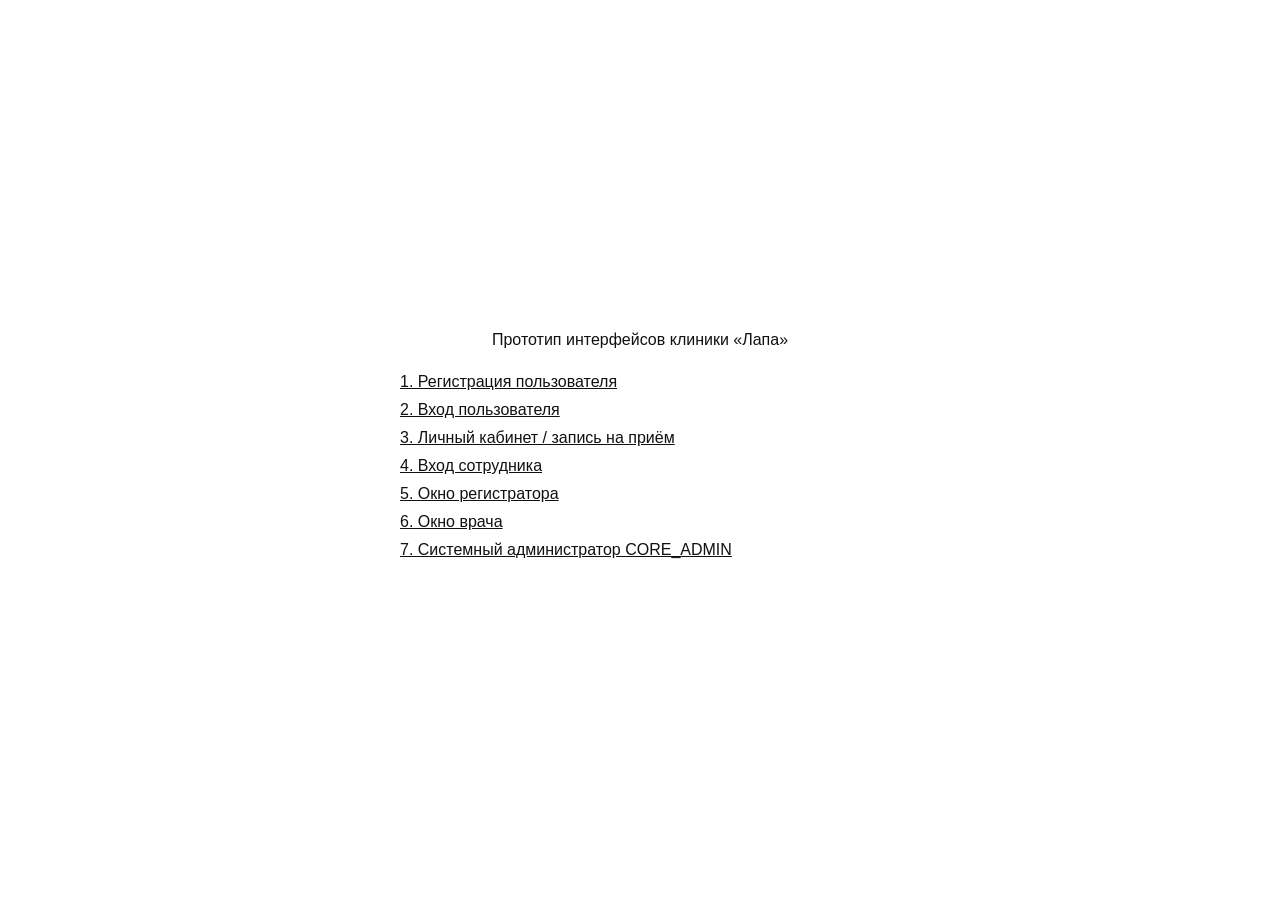
<file: src/index.html>
<!DOCTYPE html>
<html lang="ru">
<head>
  <meta charset="UTF-8">
  <title>Прототип ИС ветеринарной клиники</title>
  <link rel="stylesheet" href="style.css">
</head>
<body>
  <div class="center-page">
    <div class="auth" style="width:480px;text-align:left;">
      <h1 style="text-align:center;margin-bottom:24px;">Прототип интерфейсов клиники «Лапа»</h1>
      <p style="margin:10px 0;"><a href="register.html">1. Регистрация пользователя</a></p>
      <p style="margin:10px 0;"><a href="login-client.html">2. Вход пользователя</a></p>
      <p style="margin:10px 0;"><a href="cabinet.html">3. Личный кабинет / запись на приём</a></p>
      <p style="margin:10px 0;"><a href="login-staff.html">4. Вход сотрудника</a></p>
      <p style="margin:10px 0;"><a href="registrar.html">5. Окно регистратора</a></p>
      <p style="margin:10px 0;"><a href="doctor.html">6. Окно врача</a></p>
      <p style="margin:10px 0;"><a href="admin.html">7. Системный администратор CORE_ADMIN</a></p>
    </div>
  </div>
</body>
</html>
</file>
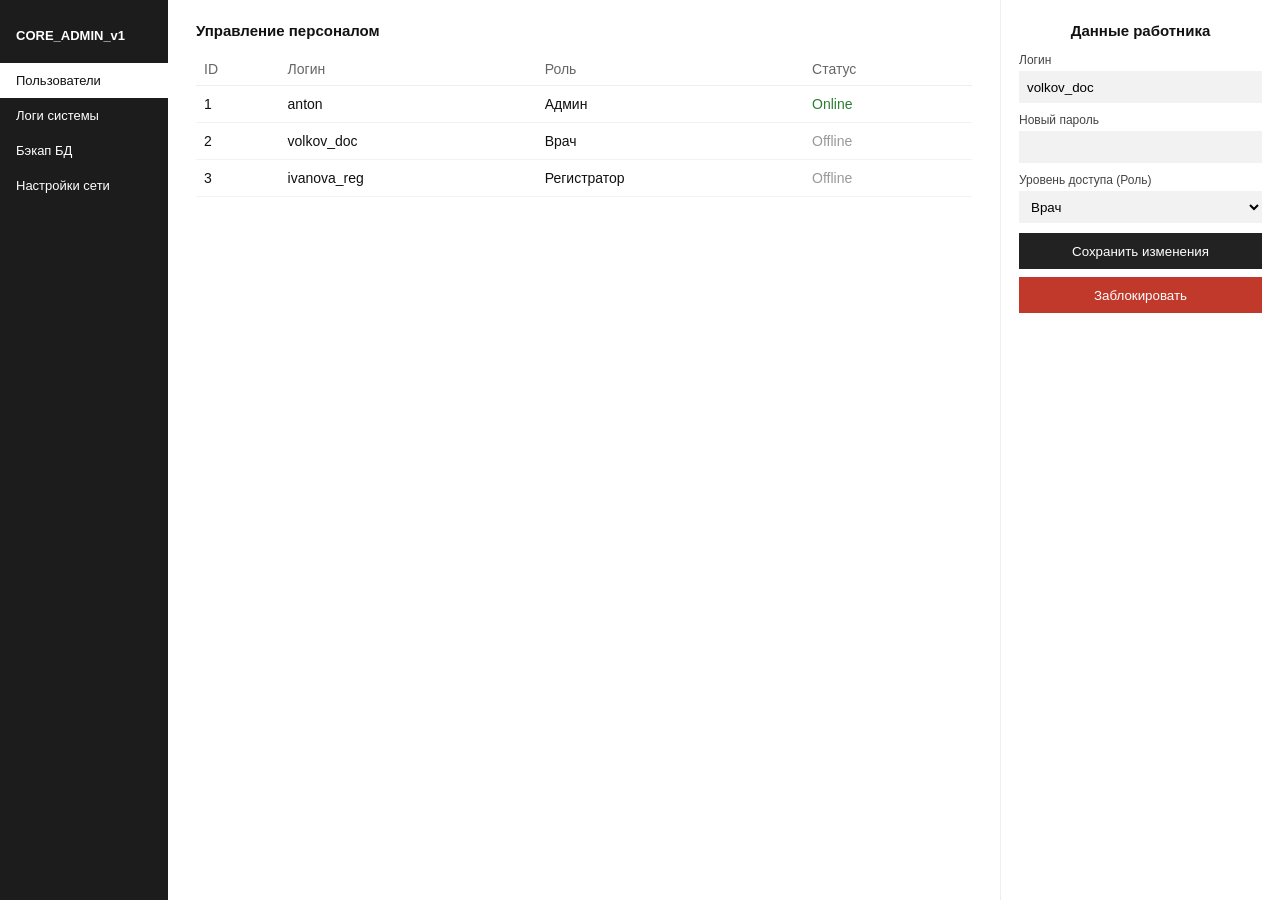
<file: src/admin.html>
<!DOCTYPE html>
<html lang="ru">
<head>
  <meta charset="UTF-8">
  <title>CORE_ADMIN_v1</title>
  <link rel="stylesheet" href="style.css">
</head>
<body>
  <div class="layout">
    <aside class="side">
      <div class="who">CORE_ADMIN_v1</div>
      <a class="active" href="admin.html">Пользователи</a>
      <a href="#">Логи системы</a>
      <a href="#">Бэкап БД</a>
      <a href="#">Настройки сети</a>
    </aside>
    <main class="main">
      <h2>Управление персоналом</h2>
      <table>
        <tr><th>ID</th><th>Логин</th><th>Роль</th><th>Статус</th></tr>
        <tr>
          <td>1</td><td>anton</td><td>Админ</td><td class="online">Online</td>
        </tr>
        <tr>
          <td>2</td><td>volkov_doc</td><td>Врач</td><td class="offline">Offline</td>
        </tr>
        <tr>
          <td>3</td><td>ivanova_reg</td><td>Регистратор</td><td class="offline">Offline</td>
        </tr>
      </table>
    </main>
    <aside class="right">
      <h2 style="text-align:center;">Данные работника</h2>
      <div class="form">
        <label>Логин</label>
        <input value="volkov_doc">
        <label>Новый пароль</label>
        <input type="password">
        <label>Уровень доступа (Роль)</label>
        <select>
          <option>Врач</option>
          <option>Админ</option>
          <option>Регистратор</option>
        </select>
        <button class="btn-dark">Сохранить изменения</button>
        <button class="btn-red">Заблокировать</button>
      </div>
    </aside>
  </div>
</body>
</html>
</file>
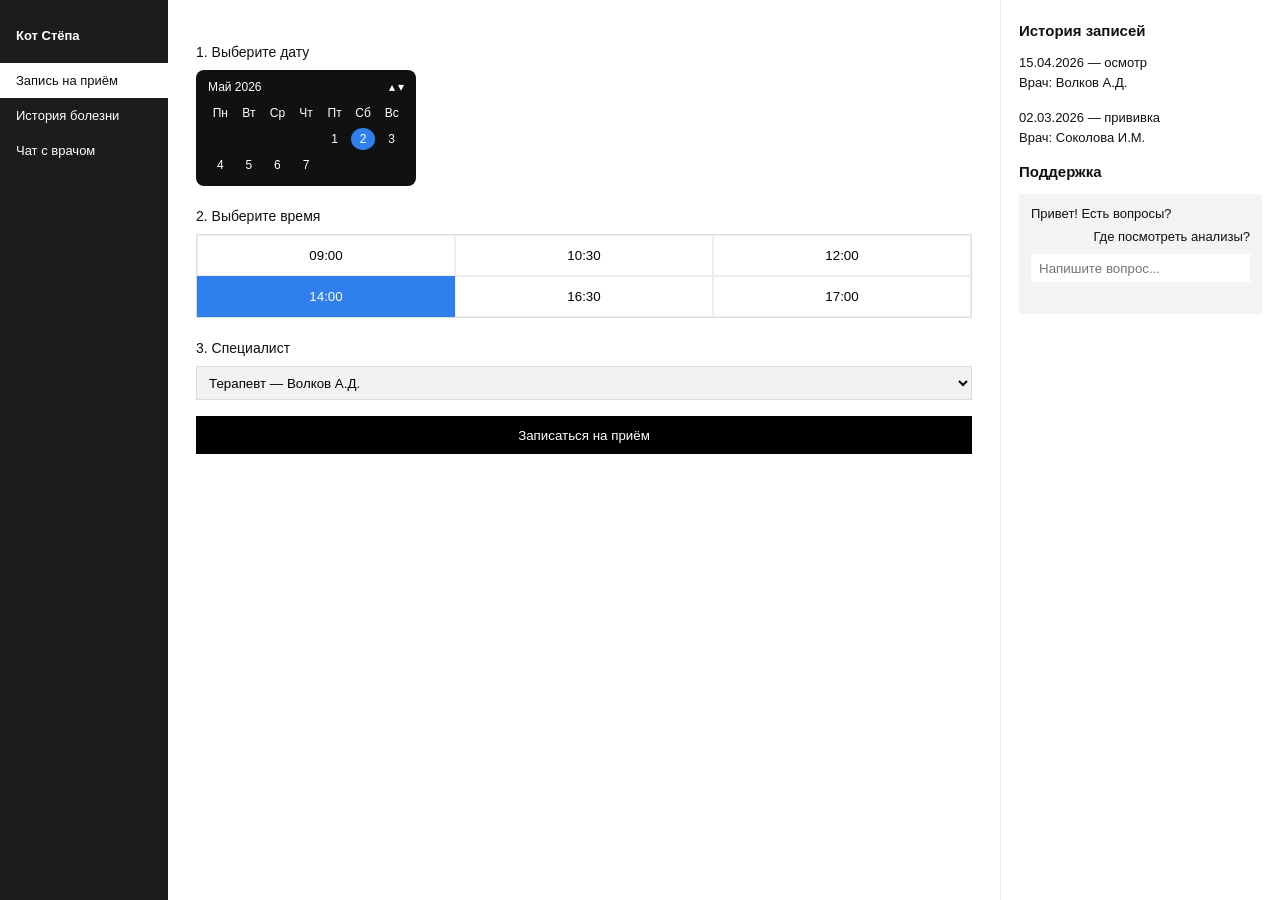
<file: src/cabinet.html>
<!DOCTYPE html>
<html lang="ru">
<head>
  <meta charset="UTF-8">
  <title>Личный кабинет — запись на приём</title>
  <link rel="stylesheet" href="style.css">
</head>
<body>
  <div class="layout">
    <aside class="side">
      <div class="who">Кот Стёпа</div>
      <a class="active" href="cabinet.html">Запись на приём</a>
      <a href="#">История болезни</a>
      <a href="#">Чат с врачом</a>
    </aside>
    <main class="main">
      <p class="step">1. Выберите дату</p>
      <div class="cal">
        <div class="cal-head"><span>Май 2026</span><span>▴ ▾</span></div>
        <div class="cal-grid">
          <span>Пн</span><span>Вт</span><span>Ср</span><span>Чт</span><span>Пт</span><span>Сб</span><span>Вс</span>
          <span></span><span></span><span></span><span></span><span>1</span><span class="on">2</span><span>3</span>
          <span>4</span><span>5</span><span>6</span><span>7</span><span></span><span></span><span></span>
        </div>
      </div>
      <p class="step">2. Выберите время</p>
      <div class="times">
        <button>09:00</button><button>10:30</button><button>12:00</button>
        <button class="sel">14:00</button><button>16:30</button><button>17:00</button>
      </div>
      <p class="step">3. Специалист</p>
      <select class="wide">
        <option>Терапевт — Волков А.Д.</option>
        <option>Хирург — Иванова А.С.</option>
      </select>
      <button class="btn-full-black">Записаться на приём</button>
    </main>
    <aside class="right">
      <h2>История записей</h2>
      <div class="hist">15.04.2026 — осмотр<br>Врач: Волков А.Д.</div>
      <div class="hist">02.03.2026 — прививка<br>Врач: Соколова И.М.</div>
      <h2>Поддержка</h2>
      <div class="chat">
        <div>Привет! Есть вопросы?</div>
        <div style="text-align:right;margin-top:8px;">Где посмотреть анализы?</div>
        <input placeholder="Напишите вопрос...">
      </div>
    </aside>
  </div>
</body>
</html>
</file>
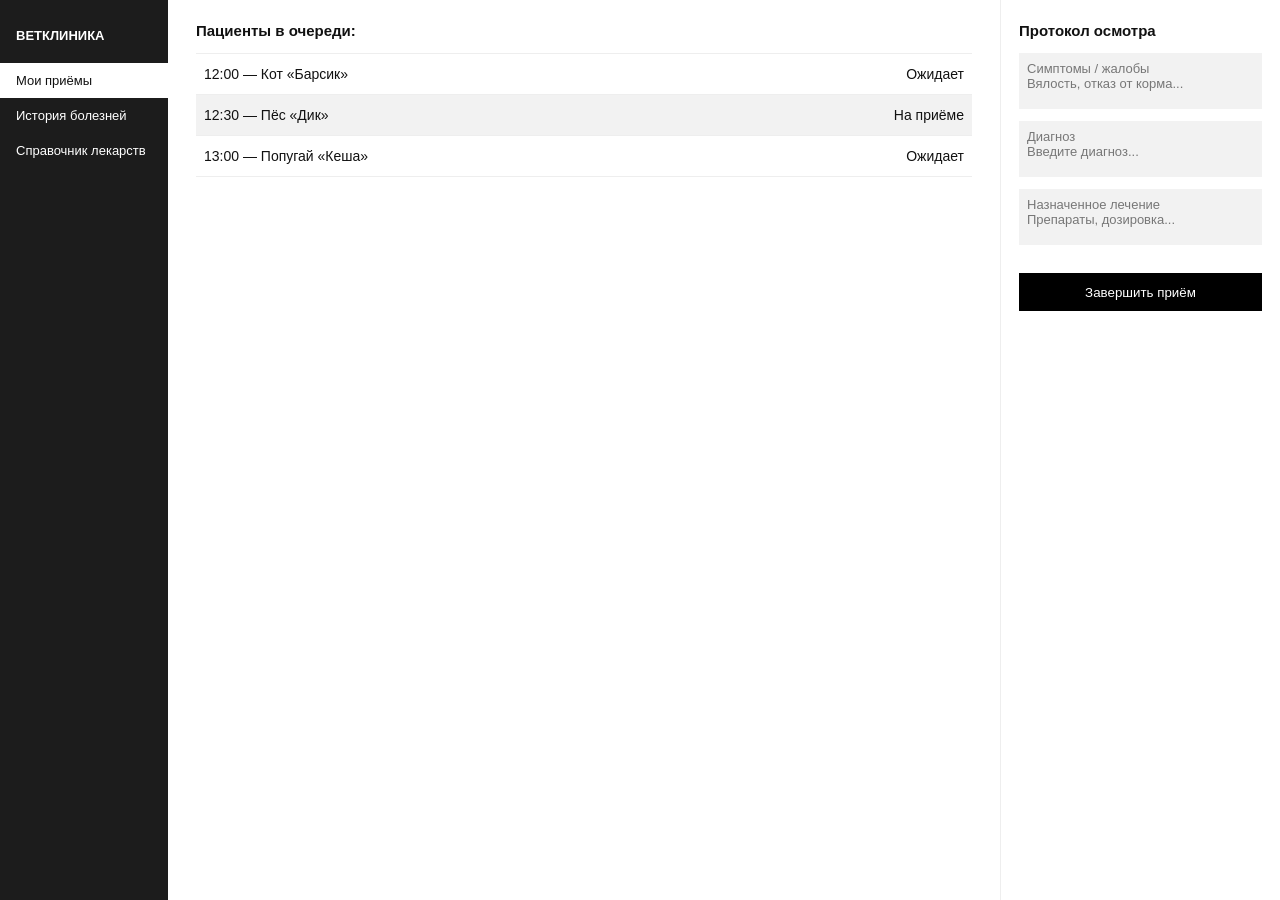
<file: src/doctor.html>
<!DOCTYPE html>
<html lang="ru">
<head>
  <meta charset="UTF-8">
  <title>АРМ врача</title>
  <link rel="stylesheet" href="style.css">
</head>
<body>
  <div class="layout">
    <aside class="side">
      <div class="who">ВЕТКЛИНИКА</div>
      <a class="active" href="doctor.html">Мои приёмы</a>
      <a href="#">История болезней</a>
      <a href="#">Справочник лекарств</a>
    </aside>
    <main class="main">
      <h2>Пациенты в очереди:</h2>
      <div class="queue">
        <div class="q-row"><span>12:00 — Кот «Барсик»</span><span>Ожидает</span></div>
        <div class="q-row now"><span>12:30 — Пёс «Дик»</span><span>На приёме</span></div>
        <div class="q-row"><span>13:00 — Попугай «Кеша»</span><span>Ожидает</span></div>
      </div>
    </main>
    <aside class="right">
      <h2>Протокол осмотра</h2>
      <div class="box">Симптомы / жалобы<br>Вялость, отказ от корма...</div>
      <div class="box">Диагноз<br>Введите диагноз...</div>
      <div class="box">Назначенное лечение<br>Препараты, дозировка...</div>
      <button class="btn-full-black">Завершить приём</button>
    </aside>
  </div>
</body>
</html>
</file>
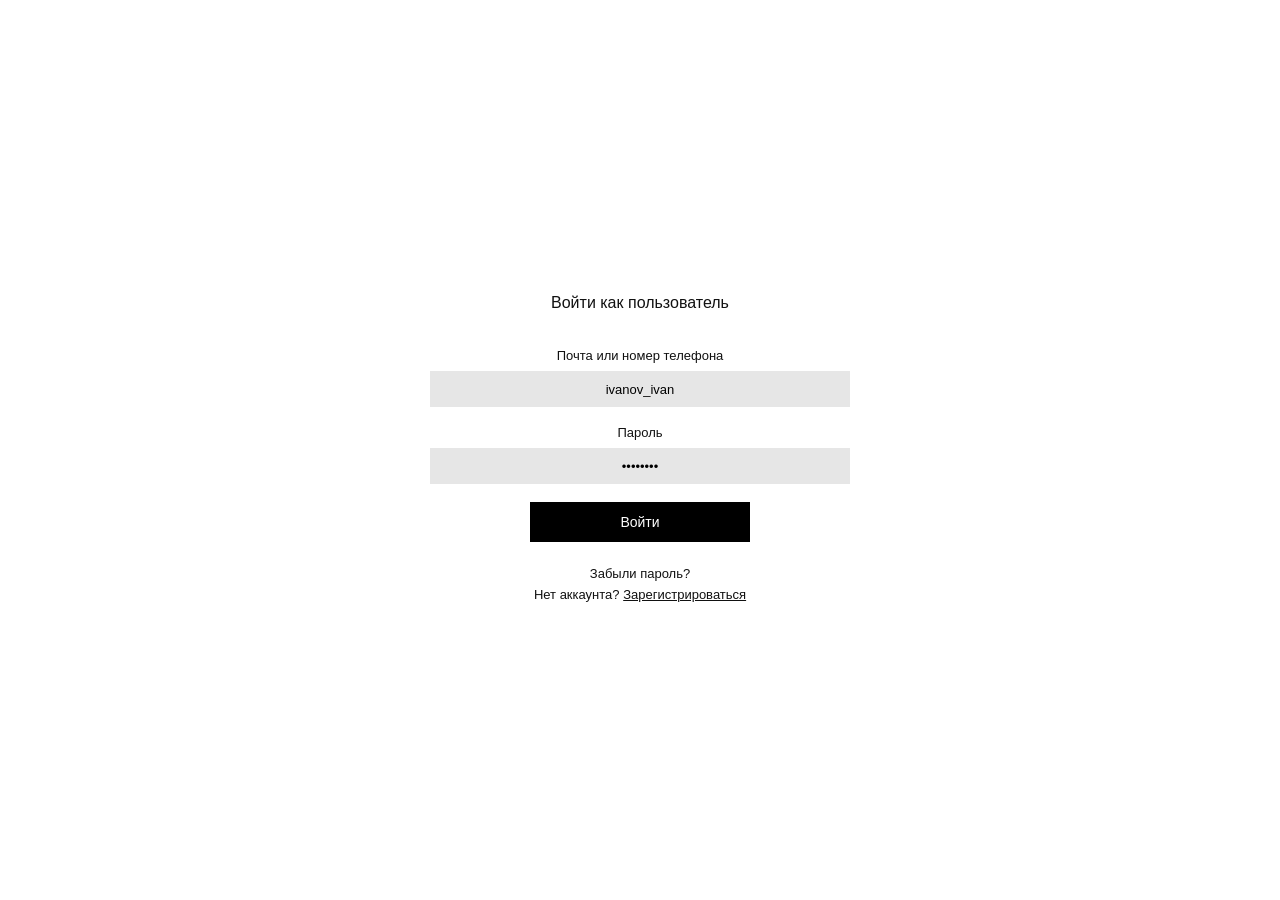
<file: src/login-client.html>
<!DOCTYPE html>
<html lang="ru">
<head>
  <meta charset="UTF-8">
  <title>Вход пользователя</title>
  <link rel="stylesheet" href="style.css">
</head>
<body>
  <div class="center-page">
    <form class="auth" action="cabinet.html">
      <h1>Войти как пользователь</h1>
      <div class="field">
        <label>Почта или номер телефона</label>
        <input value="ivanov_ivan">
      </div>
      <div class="field">
        <label>Пароль</label>
        <input type="password" value="password">
      </div>
      <button class="btn-black" type="submit">Войти</button>
      <div class="links">
        <div>Забыли пароль?</div>
        <div>Нет аккаунта? <a href="register.html">Зарегистрироваться</a></div>
      </div>
    </form>
  </div>
</body>
</html>
</file>
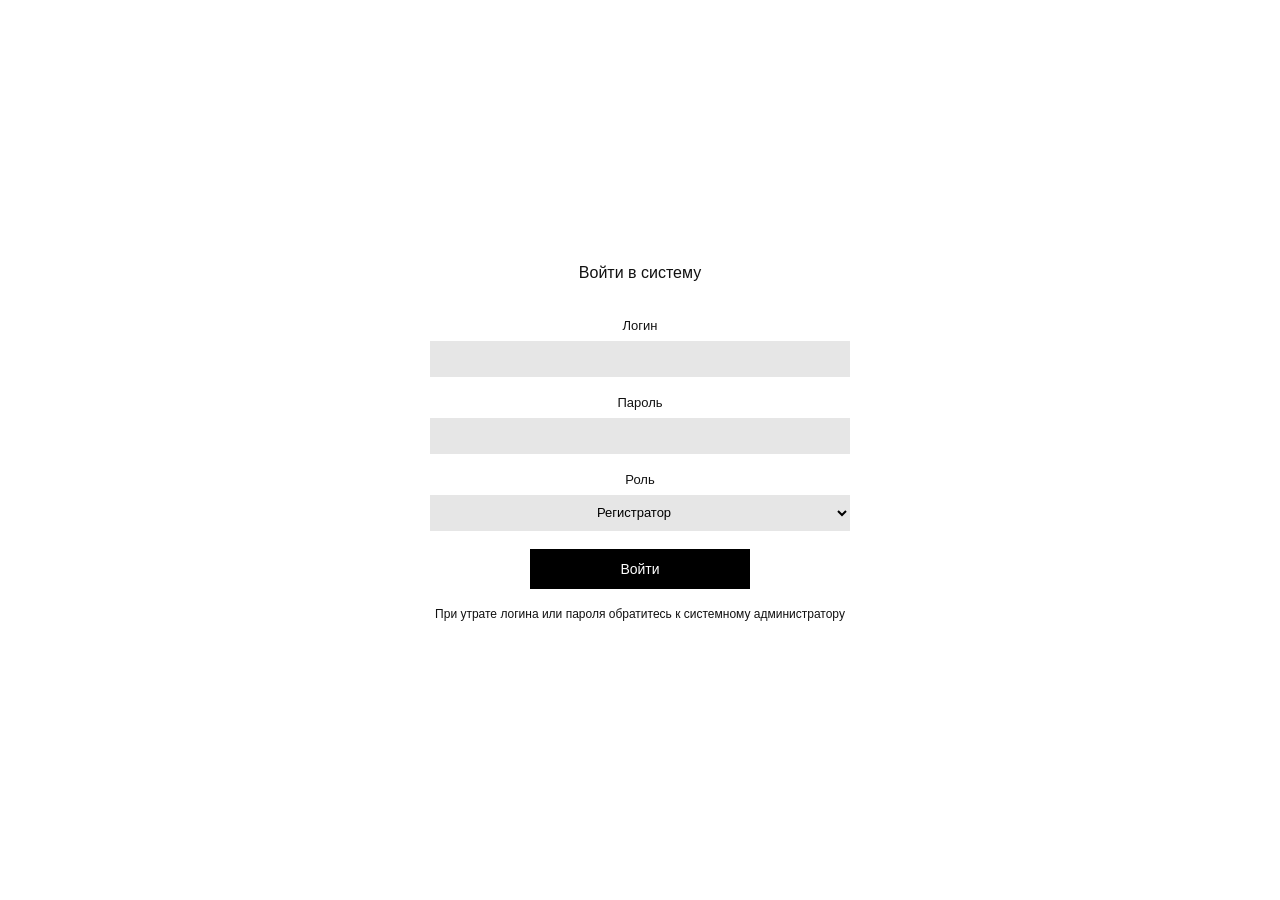
<file: src/login-staff.html>
<!DOCTYPE html>
<html lang="ru">
<head>
  <meta charset="UTF-8">
  <title>Вход сотрудника</title>
  <link rel="stylesheet" href="style.css">
</head>
<body>
  <div class="center-page">
    <form class="auth" id="staff-login">
      <h1>Войти в систему</h1>
      <div class="field">
        <label>Логин</label>
        <input>
      </div>
      <div class="field">
        <label>Пароль</label>
        <input type="password">
      </div>
      <div class="field">
        <label>Роль</label>
        <select id="role">
          <option value="registrar.html">Регистратор</option>
          <option value="doctor.html">Врач</option>
          <option value="admin.html">Администратор</option>
        </select>
      </div>
      <button class="btn-black" type="submit">Войти</button>
      <p class="hint">При утрате логина или пароля обратитесь к системному администратору</p>
    </form>
  </div>
  <script>
    document.getElementById('staff-login').onsubmit = function (e) {
      e.preventDefault();
      location.href = document.getElementById('role').value;
    };
  </script>
</body>
</html>
</file>
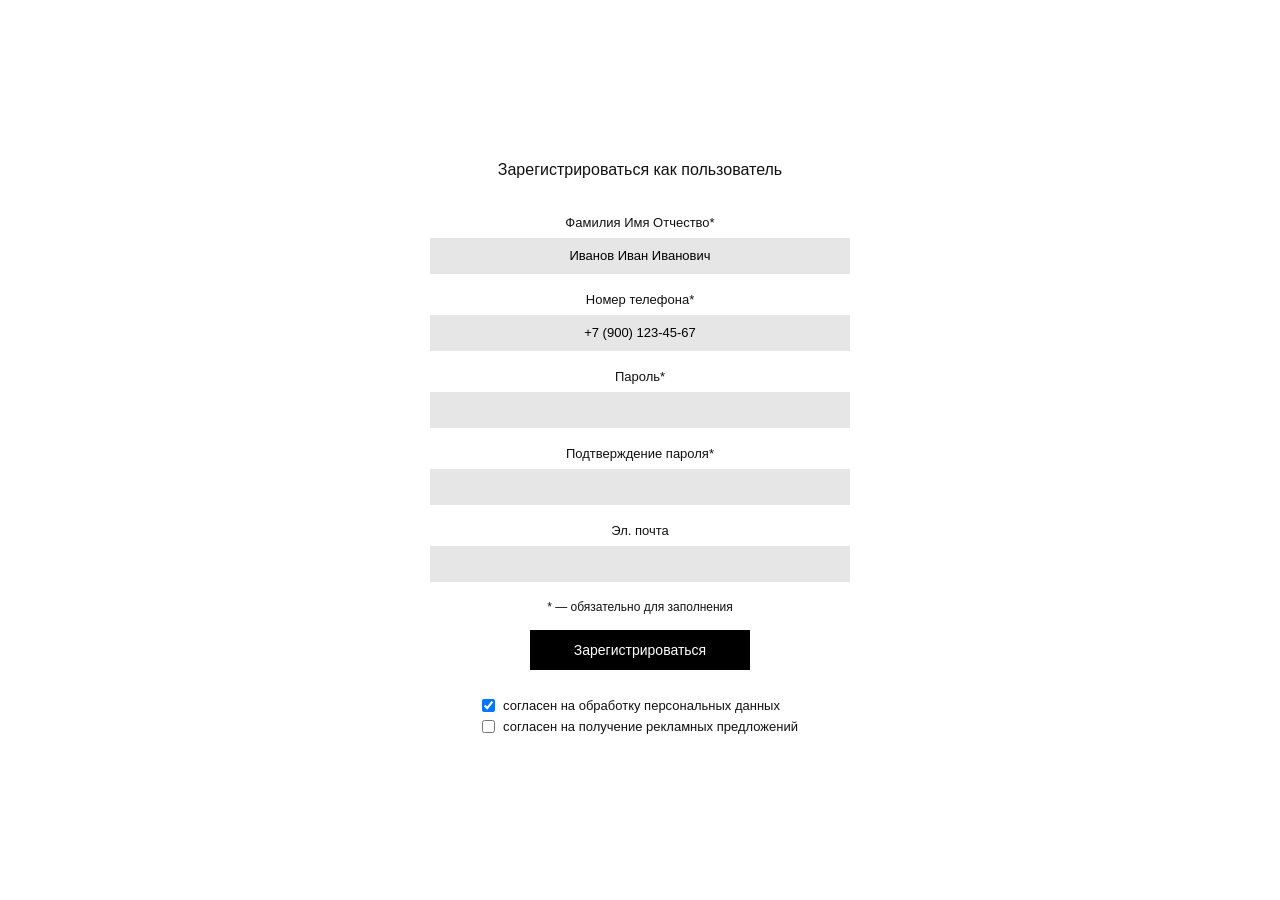
<file: src/register.html>
<!DOCTYPE html>
<html lang="ru">
<head>
  <meta charset="UTF-8">
  <title>Регистрация пользователя</title>
  <link rel="stylesheet" href="style.css">
</head>
<body>
  <div class="center-page">
    <form class="auth" action="login-client.html">
      <h1>Зарегистрироваться как пользователь</h1>
      <div class="field">
        <label>Фамилия Имя Отчество*</label>
        <input value="Иванов Иван Иванович">
      </div>
      <div class="field">
        <label>Номер телефона*</label>
        <input value="+7 (900) 123-45-67" placeholder="+7 (XXX) XXX-XX-XX">
      </div>
      <div class="field">
        <label>Пароль*</label>
        <input type="password">
      </div>
      <div class="field">
        <label>Подтверждение пароля*</label>
        <input type="password">
      </div>
      <div class="field">
        <label>Эл. почта</label>
        <input type="email">
      </div>
      <p class="hint">* — обязательно для заполнения</p>
      <button class="btn-black" type="submit">Зарегистрироваться</button>
      <div class="checks">
        <label><input type="checkbox" checked> согласен на обработку персональных данных</label>
        <label><input type="checkbox"> согласен на получение рекламных предложений</label>
      </div>
    </form>
  </div>
</body>
</html>
</file>
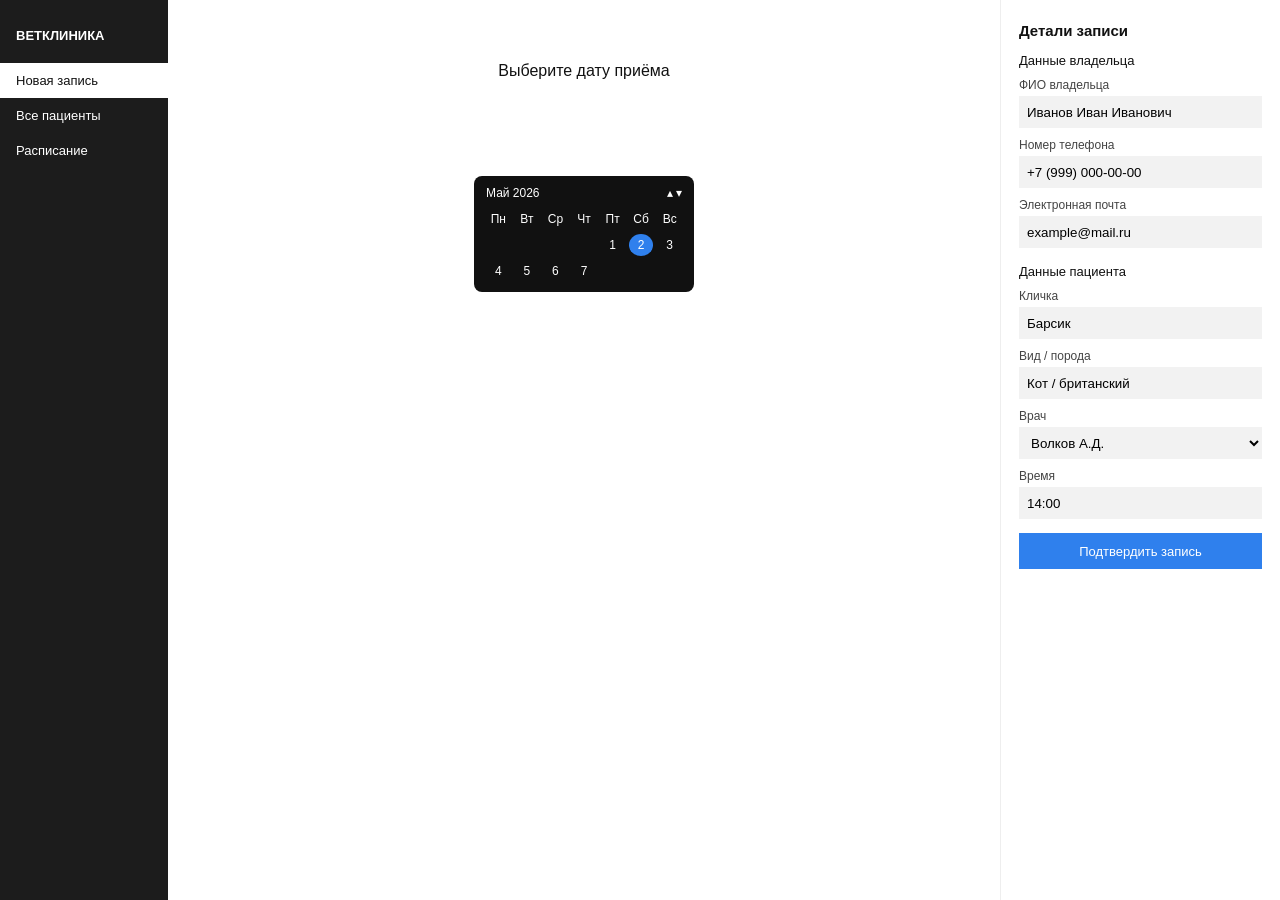
<file: src/registrar.html>
<!DOCTYPE html>
<html lang="ru">
<head>
  <meta charset="UTF-8">
  <title>Регистратура — новая запись</title>
  <link rel="stylesheet" href="style.css">
</head>
<body>
  <div class="layout">
    <aside class="side">
      <div class="who">ВЕТКЛИНИКА</div>
      <a class="active" href="registrar.html">Новая запись</a>
      <a href="#">Все пациенты</a>
      <a href="#">Расписание</a>
    </aside>
    <main class="main">
      <p class="center-cal" style="display:block;text-align:center;padding-top:40px;">Выберите дату приёма</p>
      <div class="center-cal">
        <div class="cal">
          <div class="cal-head"><span>Май 2026</span><span>▴ ▾</span></div>
          <div class="cal-grid">
            <span>Пн</span><span>Вт</span><span>Ср</span><span>Чт</span><span>Пт</span><span>Сб</span><span>Вс</span>
            <span></span><span></span><span></span><span></span><span>1</span><span class="on">2</span><span>3</span>
            <span>4</span><span>5</span><span>6</span><span>7</span><span></span><span></span><span></span>
          </div>
        </div>
      </div>
    </main>
    <aside class="right">
      <h2>Детали записи</h2>
      <div class="form">
        <p style="margin:8px 0 4px;font-size:13px;">Данные владельца</p>
        <label>ФИО владельца</label>
        <input value="Иванов Иван Иванович">
        <label>Номер телефона</label>
        <input value="+7 (999) 000-00-00">
        <label>Электронная почта</label>
        <input value="example@mail.ru">
        <p style="margin:16px 0 4px;font-size:13px;">Данные пациента</p>
        <label>Кличка</label>
        <input value="Барсик">
        <label>Вид / порода</label>
        <input value="Кот / британский">
        <label>Врач</label>
        <select><option>Волков А.Д.</option><option>Иванова А.С.</option></select>
        <label>Время</label>
        <input value="14:00">
        <button class="btn-blue" style="margin-top:14px;">Подтвердить запись</button>
      </div>
    </aside>
  </div>
</body>
</html>
</file>
<file: src/style.css>
* { box-sizing: border-box; margin: 0; padding: 0; }
html, body { height: 100%; font-family: Arial, Helvetica, sans-serif; background: #fff; color: #111; }
a { color: #111; }
.center-page { min-height: 100%; display: flex; align-items: center; justify-content: center; padding: 40px 16px; }
.auth { width: 420px; text-align: center; }
.auth h1 { font-size: 16px; font-weight: 400; margin-bottom: 36px; }
.field { margin-bottom: 18px; text-align: center; }
.field label { display: block; font-size: 13px; margin-bottom: 8px; }
.field input, .field select {
  width: 100%; height: 36px; border: none; background: #e6e6e6;
  padding: 0 10px; font-size: 13px; text-align: center; outline: none;
}
.hint { font-size: 12px; margin: 18px 0 16px; }
.btn-black {
  display: inline-block; min-width: 220px; height: 40px; line-height: 40px;
  background: #000; color: #fff; border: none; cursor: pointer; font-size: 14px; text-decoration: none;
}
.btn-blue {
  display: block; width: 100%; height: 36px; background: #2f80ed; color: #fff;
  border: none; cursor: pointer; font-size: 13px;
}
.checks { margin-top: 22px; text-align: left; display: inline-block; font-size: 13px; }
.checks label { display: flex; align-items: center; gap: 8px; margin: 6px 0; }
.links { margin-top: 22px; font-size: 13px; line-height: 1.6; }
.layout { display: flex; min-height: 100%; }
.side { width: 168px; background: #1c1c1c; color: #fff; padding: 18px 0; flex-shrink: 0; }
.side a, .side .who {
  display: block; color: #fff; text-decoration: none; padding: 10px 16px; font-size: 13px;
}
.side .who { font-weight: 600; margin-bottom: 10px; }
.side a.active { background: #fff; color: #111; }
.main { flex: 1; padding: 22px 28px; }
.right { width: 280px; padding: 22px 18px; border-left: 1px solid #eee; }
h2 { font-size: 15px; font-weight: 600; margin-bottom: 14px; }
.step { margin: 22px 0 10px; font-size: 14px; }
.cal {
  width: 220px; background: #111; color: #fff; border-radius: 8px; padding: 10px 12px; font-size: 12px;
}
.cal top, .cal-head { display: flex; justify-content: space-between; margin-bottom: 8px; }
.cal-grid { display: grid; grid-template-columns: repeat(7, 1fr); gap: 4px; text-align: center; }
.cal-grid span { padding: 4px 0; }
.cal-grid .on { background: #2f80ed; border-radius: 50%; }
.times { display: grid; grid-template-columns: repeat(3, 1fr); border: 1px solid #ddd; }
.times button { border: 1px solid #eee; background: #fff; padding: 12px; cursor: pointer; }
.times button.sel { background: #2f80ed; color: #fff; border-color: #2f80ed; }
select.wide { width: 100%; height: 34px; background: #f2f2f2; border: 1px solid #ddd; padding: 0 8px; }
.btn-full-black { width: 100%; height: 38px; background: #000; color: #fff; border: none; margin-top: 16px; cursor: pointer; }
.hist { font-size: 13px; line-height: 1.5; margin-bottom: 16px; }
.chat { background: #f3f3f3; padding: 12px; min-height: 120px; font-size: 13px; }
.chat input { width: 100%; margin-top: 10px; border: none; background: #fff; height: 28px; padding: 0 8px; }
.queue { border-top: 1px solid #eee; }
.q-row { display: flex; justify-content: space-between; padding: 12px 8px; border-bottom: 1px solid #eee; font-size: 14px; }
.q-row.now { background: #f2f2f2; }
.form label { display: block; font-size: 12px; margin: 10px 0 4px; color: #444; }
.form input, .form select { width: 100%; height: 32px; background: #f2f2f2; border: none; padding: 0 8px; }
.box { background: #f2f2f2; min-height: 56px; padding: 8px; margin-bottom: 12px; font-size: 13px; color: #777; }
table { width: 100%; border-collapse: collapse; font-size: 14px; }
th { text-align: left; font-weight: 400; color: #666; padding: 8px; border-bottom: 1px solid #eee; }
td { padding: 10px 8px; border-bottom: 1px solid #f2f2f2; }
.online { color: #2e7d32; }
.offline { color: #999; }
.btn-dark { width: 100%; height: 36px; background: #222; color: #fff; border: none; margin: 10px 0 8px; cursor: pointer; }
.btn-red { width: 100%; height: 36px; background: #c0392b; color: #fff; border: none; cursor: pointer; }
.center-cal { display: flex; justify-content: center; padding: 48px 0; }
</file>
